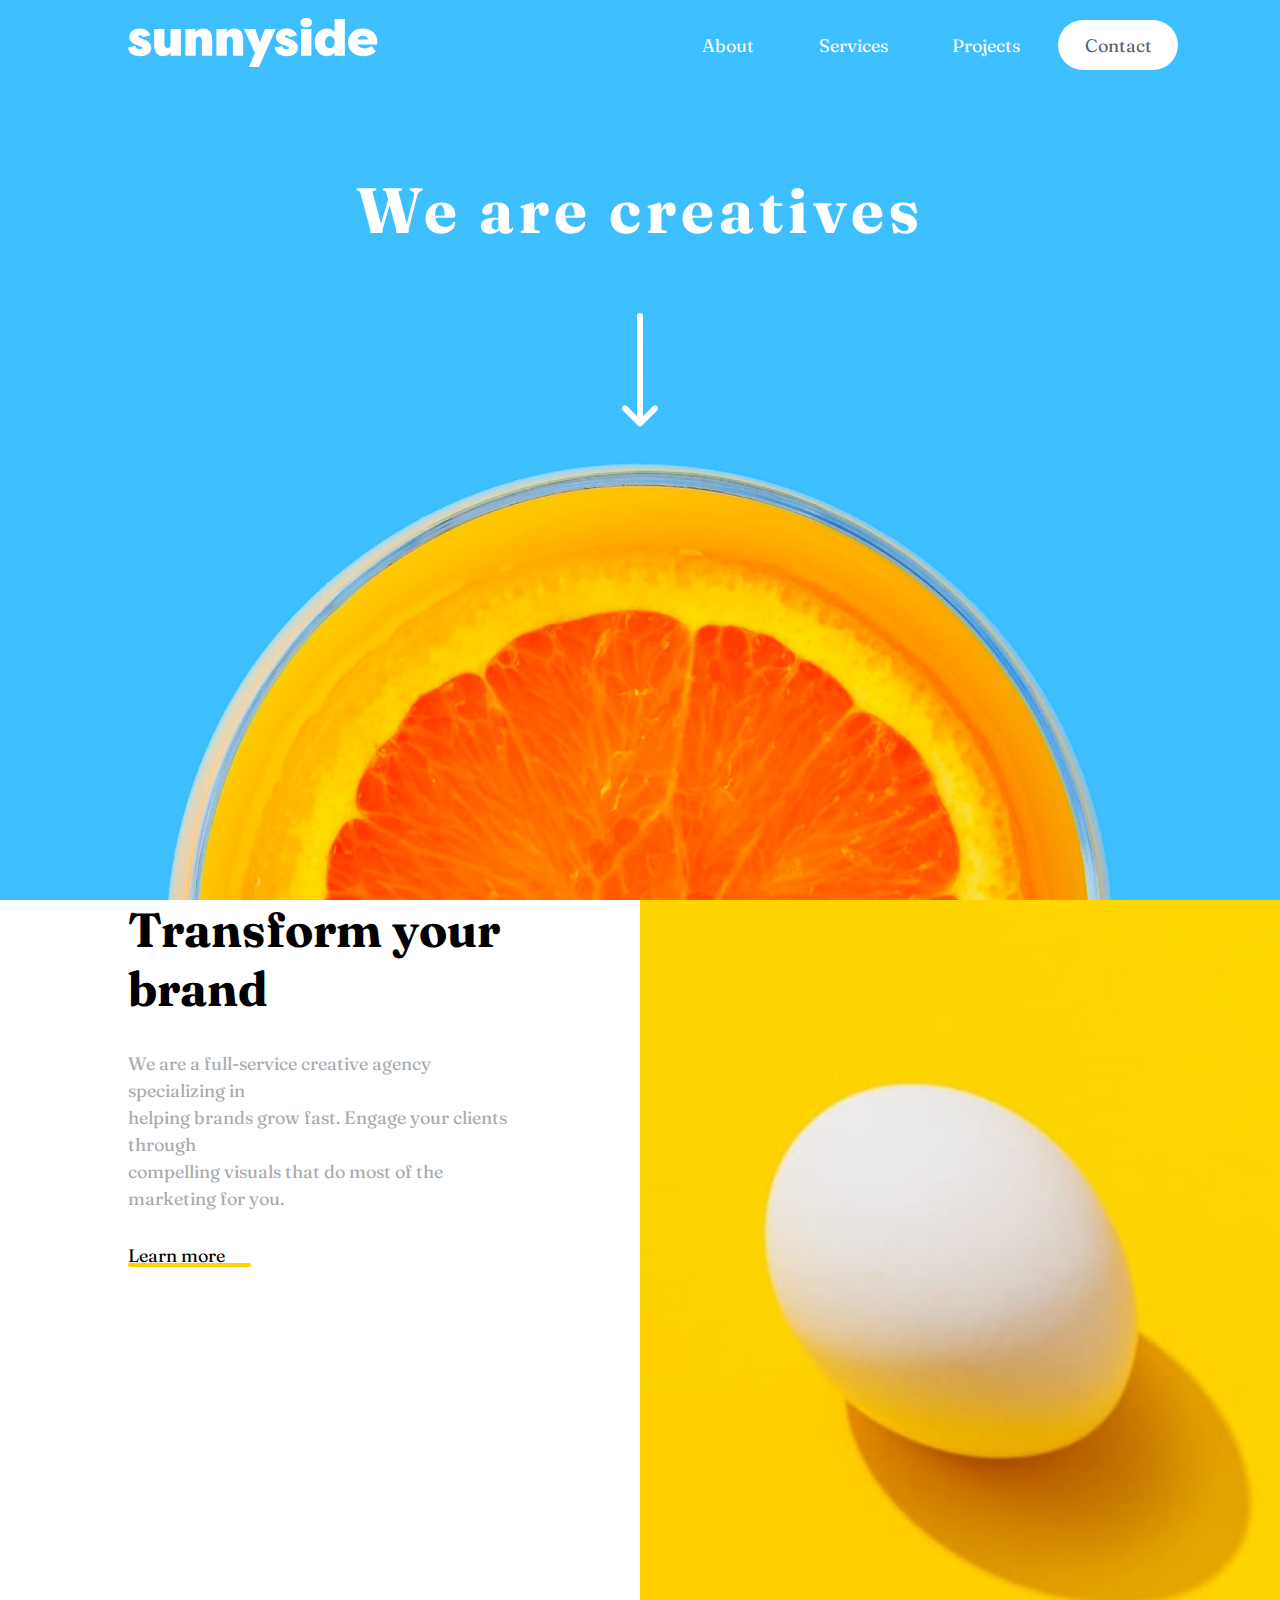
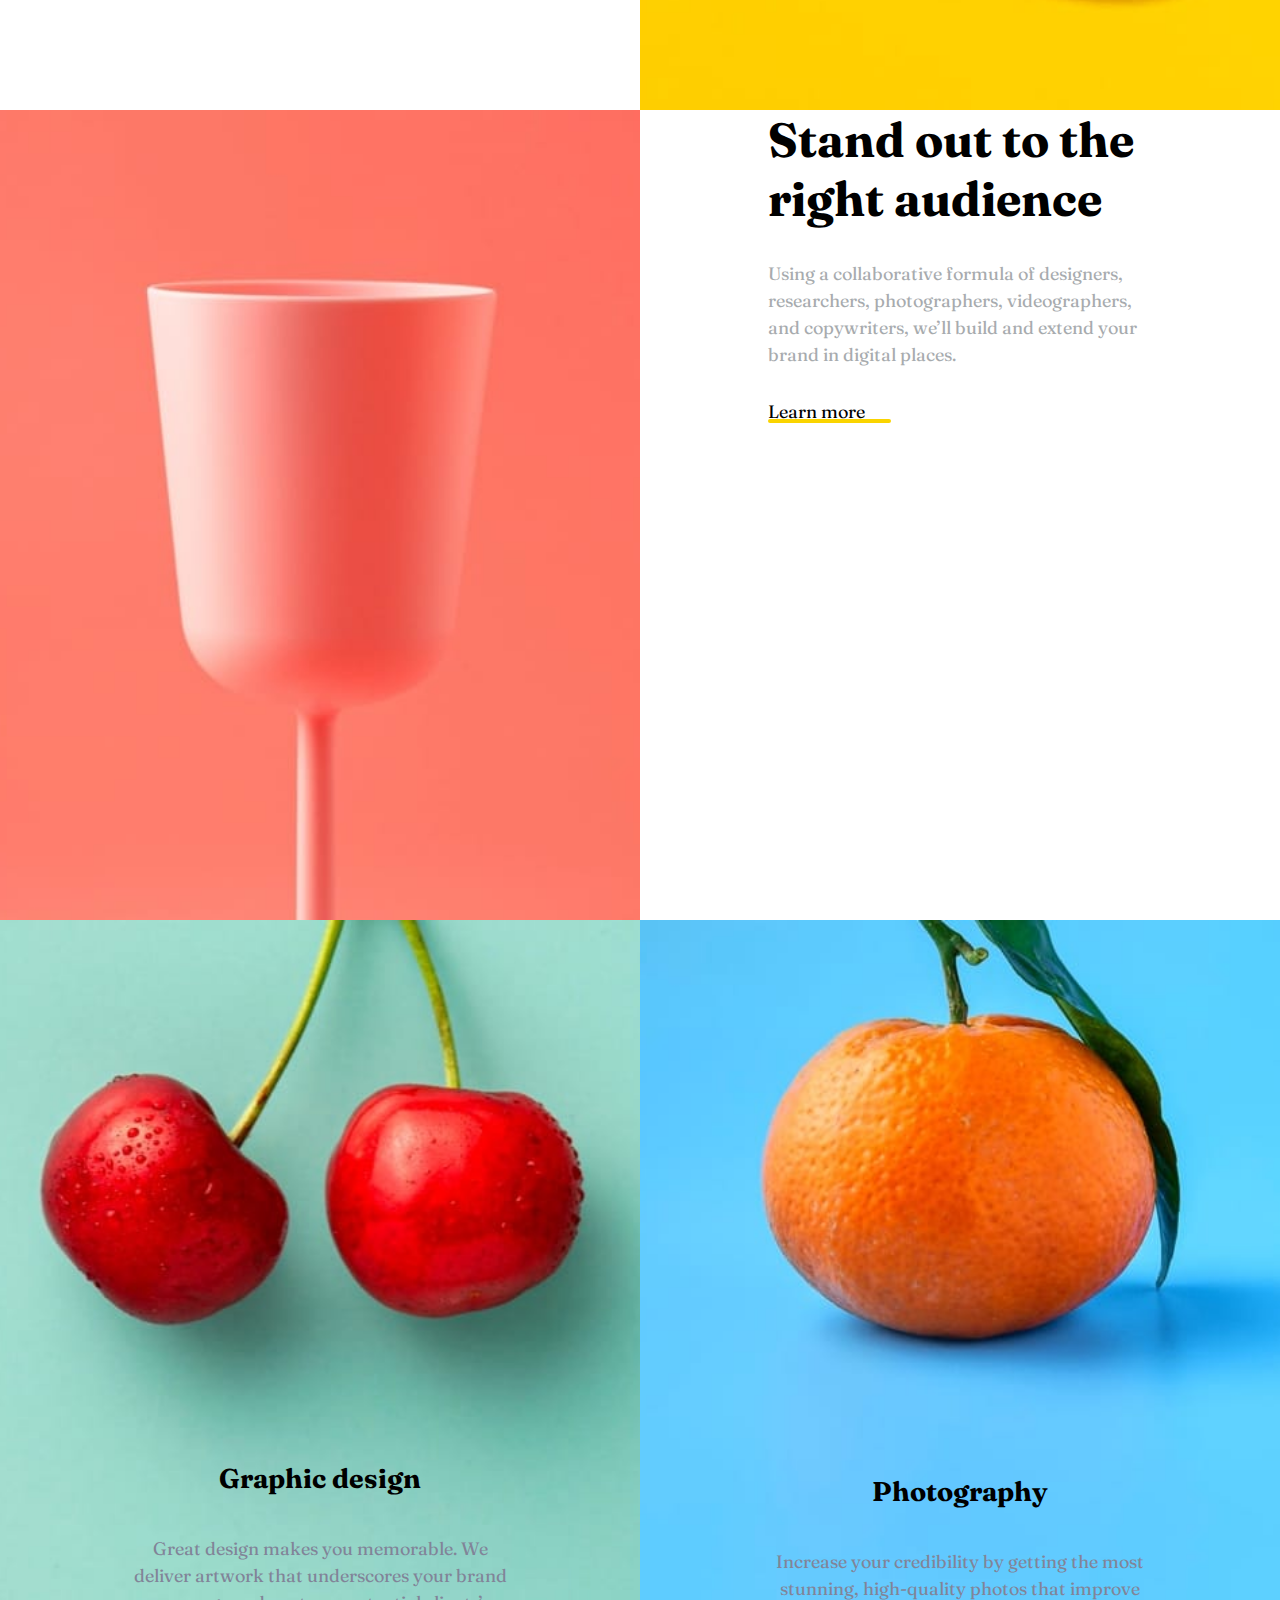
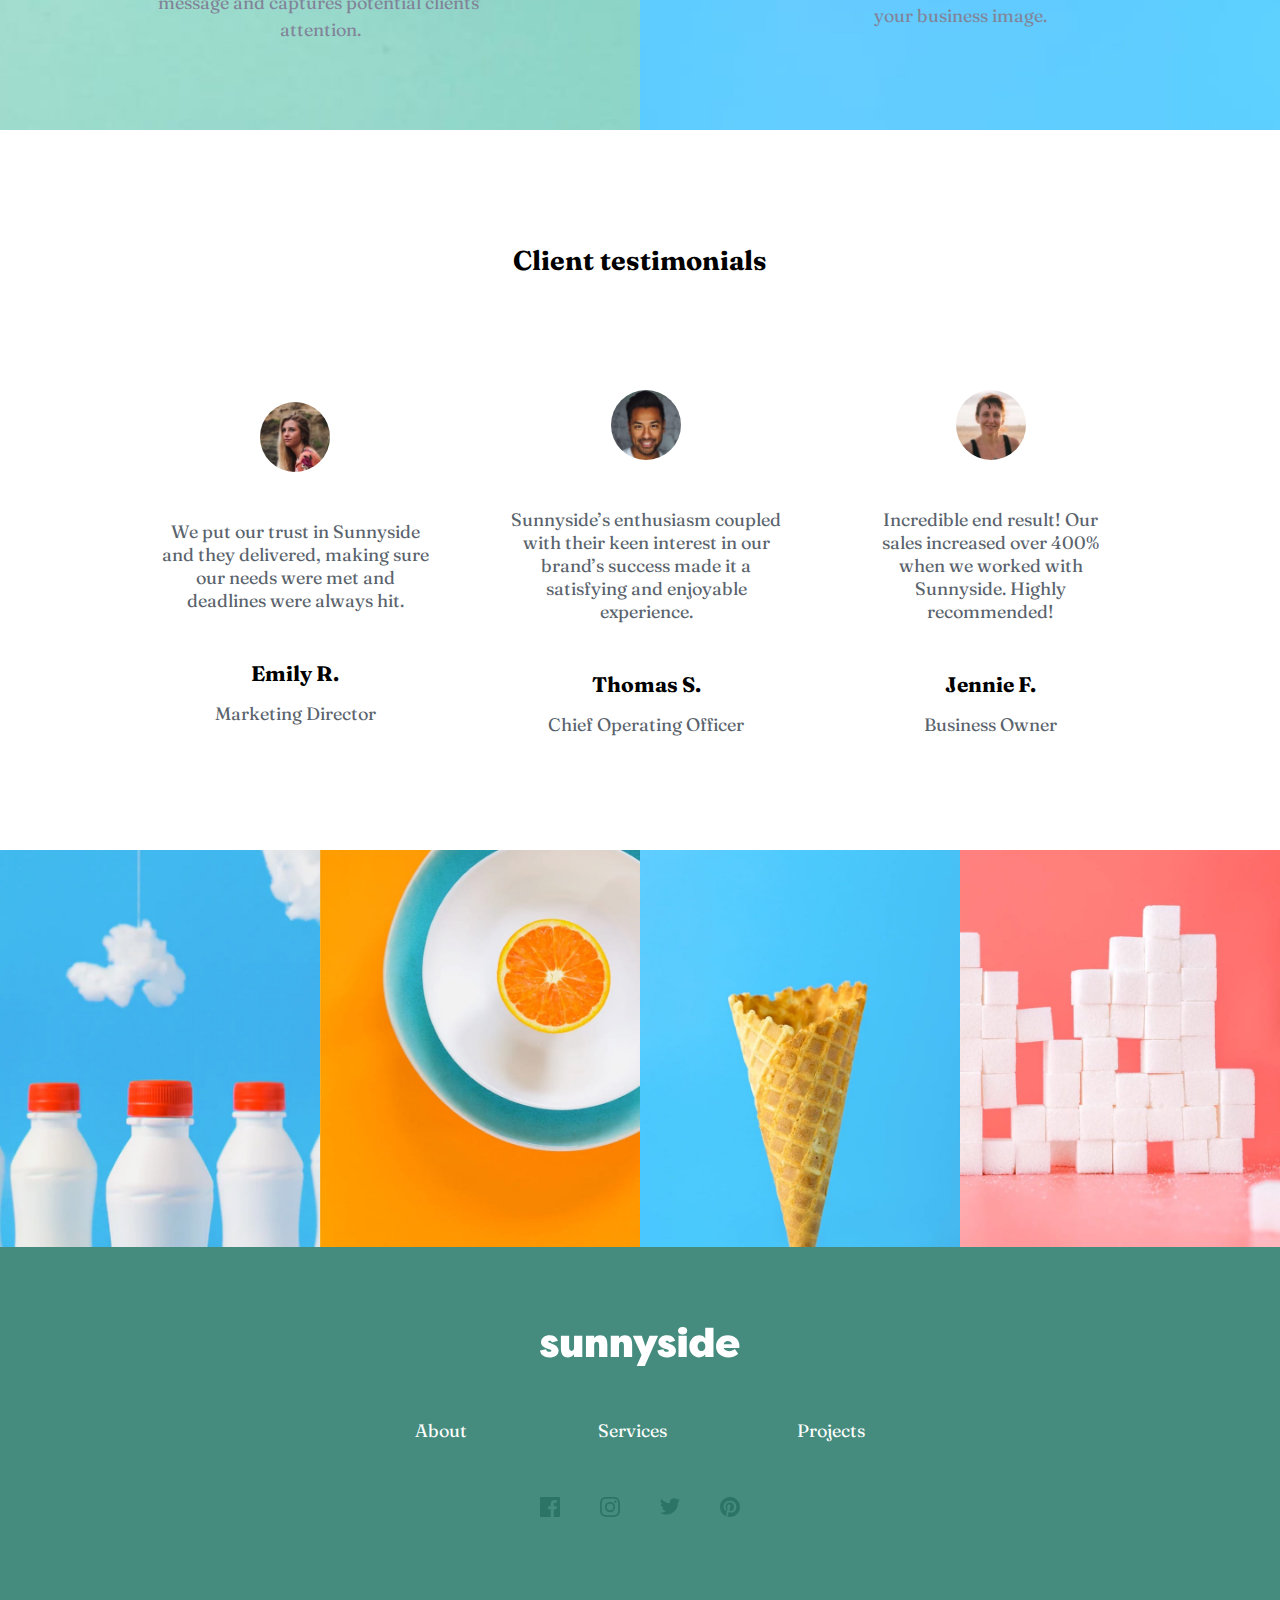
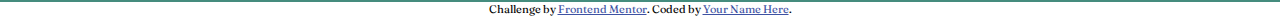
<file: sunnyside-agency-landing-page-main/index.html>
<!DOCTYPE html>
<html lang="en">
  <head>
    <meta charset="UTF-8" />
    <meta name="viewport" content="width=device-width, initial-scale=1.0" />
    <!-- displays site properly based on user's device -->
    <link rel="stylesheet" href="style.css" />
    <link
      rel="icon"
      type="image/png"
      sizes="32x32"
      href="./images/favicon-32x32.png"
    />
    <link rel="preconnect" href="https://fonts.googleapis.com" />
    <link rel="preconnect" href="https://fonts.gstatic.com" crossorigin />
    <link
      href="https://fonts.googleapis.com/css2?family=Barlow:wght@100&family=Fraunces:opsz,wght@9..144,100&display=swap"
      rel="stylesheet"
    />
    <title>Frontend Mentor | Sunnyside agency landing page</title>
  </head>
  <body>
    <header>
      <nav>
        <div id="logo">
          <img src="./images/logo.svg" alt="" />
        </div>
        <ul>
          <li><a href="#">About</a></li>
          <li><a href="#">Services</a></li>
          <li><a href="#">Projects</a></li>
          <li><a href="#" class="btn">Contact</a></li>
        </ul>
        <div class="burger">
          <div class="line-1"></div>
          <div class="line-2"></div>
          <div class="line-3"></div>
        </div>
      </nav>
      <div class="mobile-nav">
        <ul class="mobile-ul">
          <li><a href="#">About</a></li>
          <li><a href="#">Services</a></li>
          <li><a href="#">Projects</a></li>
          <li>
            <a
              href="#"
              class="btn"
              style="color: var(--Very-dark-desaturated-blue)"
              >Contact</a
            >
          </li>
        </ul>
      </div>
      <h1>We are creatives</h1>
      <div id="down-arrow">
        <img src="./images/icon-arrow-down.svg" alt="" />
      </div>
    </header>

    <main>
      <div class="left-text">
        <div class="text-container">
          <h2>
            Transform your <br />
            brand
          </h2>
          <p>
            We are a full-service creative agency specializing in <br />
            helping brands grow fast. Engage your clients through <br />
            compelling visuals that do most of the marketing for you.
          </p>
          <div class="learn-more">Learn more</div>
        </div>
      </div>
      <div class="right-img"></div>
      <div class="left"></div>
      <div class="right">
        <div class="text-contain">
          <h2>Stand out to the right audience</h2>
          <p>
            Using a collaborative formula of designers, researchers,
            photographers, videographers, and copywriters, we’ll build and
            extend your brand in digital places.
          </p>
          <div class="learn-more">Learn more</div>
        </div>
      </div>
      <div class="container img-box-3">
        <div class="img-text">
          <h2>Graphic design</h2>
          <p>
            Great design makes you memorable. We deliver artwork that
            underscores your brand message and captures potential clients’
            attention.
          </p>
        </div>
      </div>
      <div class="container img-box-4">
        <div class="img-text">
          <h2>Photography</h2>
          <p>
            Increase your credibility by getting the most stunning, high-quality
            photos that improve your business image.
          </p>
        </div>
      </div>
    </main>

    <section id="client">
      <h2>Client testimonials</h2>
      <div class="client-container">
        <div class="client-1">
          <div class="client-img"></div>
          <p>
            We put our trust in Sunnyside and they delivered, making sure our
            needs were met and deadlines were always hit.
          </p>
          <div class="client-info">
            <h3>Emily R.</h3>
            <p>Marketing Director</p>
          </div>
        </div>
        <div class="client-2">
          <div class="client-img"></div>
          <p>
            Sunnyside’s enthusiasm coupled with their keen interest in our
            brand’s success made it a satisfying and enjoyable experience.
          </p>
          <div class="client-info">
            <h3>Thomas S.</h3>
            <p>Chief Operating Officer</p>
          </div>
        </div>
        <div class="client-3">
          <div class="client-img"></div>
          <p>
            Incredible end result! Our sales increased over 400% when we worked
            with Sunnyside. Highly recommended!
          </p>
          <div class="client-info">
            <h3>Jennie F.</h3>
            <p>Business Owner</p>
          </div>
        </div>
      </div>
    </section>
    <section id="img-section">
      <div class="bottom-img">
        <img
          class="desktop-img"
          src="./images/desktop/image-gallery-milkbottles.jpg"
          alt=""
        />
        <img
          class="mobile-img"
          src="./images/mobile/image-gallery-milkbottles.jpg"
          alt=""
        />
      </div>
      <div class="bottom-img">
        <img
          class="desktop-img"
          src="./images/desktop/image-gallery-orange.jpg"
          alt=""
        />
        <img
          class="mobile-img"
          src="./images/mobile/image-gallery-orange.jpg"
          alt=""
        />
      </div>
      <div class="bottom-img">
        <img
          class="desktop-img"
          src="./images/desktop/image-gallery-cone.jpg"
          alt=""
        />
        <img
          class="mobile-img"
          src="./images/mobile/image-gallery-cone.jpg"
          alt=""
        />
      </div>
      <div class="bottom-img">
        <img
          class="desktop-img"
          src="./images/desktop/image-gallery-sugarcubes.jpg"
          alt=""
        />
        <img
          class="mobile-img"
          src="./images/mobile/image-gallery-sugar-cubes.jpg"
          alt=""
        />
      </div>
    </section>
    <footer>
      <div class="footer-container">
        <nav id="footer-nav">
          <div id="logo">
            <img src="./images/logo.svg" alt="" />
          </div>
          <ul>
            <li><a href="#">About</a></li>
            <li><a href="#">Services</a></li>
            <li><a href="#">Projects</a></li>
          </ul>
        </nav>
        <div id="social-links">
          <span><img src="./images/icon-facebook.svg" alt="" /></span>
          <span><img src="./images/icon-instagram.svg" alt="" /></span>
          <span><img src="./images/icon-twitter.svg" alt="" /></span>
          <span><img src="./images/icon-pinterest.svg" alt="" /></span>
        </div>
      </div>
    </footer>

    <div class="attribution">
      Challenge by
      <a href="https://www.frontendmentor.io?ref=challenge" target="_blank"
        >Frontend Mentor</a
      >. Coded by <a href="#">Your Name Here</a>.
    </div>
    <script src="./navigation.js"></script>
  </body>
</html>
</file>
<file: sunnyside-agency-landing-page-main/style.css>
* {
  font-family: "Barlow", sans-serif;
  font-family: "Fraunces", serif;
}
:root {
  /* primary */
  --Soft-red: hsl(7, 99%, 70%);
  --Yellow: hsl(51, 100%, 49%);
  --Dark-desaturated-cyan: hsl(167, 40%, 24%);
  --Dark-blue: hsl(198, 62%, 26%);
  --Dark-moderate-cyan: hsl(168, 34%, 41%);

  /* Neytral */
  --Very-dark-desaturated-blue: hsl(212, 27%, 19%);
  --Very-dark-grayish-blue: hsl(213, 9%, 39%);
  --Dark-grayish-blue: hsl(232, 10%, 55%);
  --Grayish-blue: hsl(210, 4%, 67%);
  --White: hsl(0, 0%, 100%);
}

*,
*::after,
*::before {
  box-sizing: border-box;
  margin: 0;
  padding: 0;
}

body {
  font-size: 18px;
  font-family: "Barlow", sans-serif;
}

h1,
h2,
.learn-more,
h3 {
  font-family: "Fraunces", sans-serif;
}

p {
  color: var(--Grayish-blue);
}

.burger div {
  height: 3px;
  width: 30px;
  background-color: var(--White);
  margin: 5px 0;
  transition: all 0.3s ease;
}

.burger {
  display: none;
}

.mobile-img {
  display: none;
}

.mobile-nav {
  display: none;
}

header {
  height: 100vw;
  height: 100vh;
  background: url(./images/desktop/image-header.jpg);
  background-size: cover;
  background-position: center;
  background-repeat: no-repeat;
  color: var(--White);
  text-align: center;
}

nav {
  display: flex;
  justify-content: space-between;
  align-items: center;
  max-width: 80%;
  width: 100%;
  height: 90px;
  margin: 0 auto;
}

#logo {
  width: 250px;
}

#logo img {
  width: 100%;
}

nav ul {
  display: flex;
  justify-content: space-between;
  align-items: center;
  list-style: none;
  width: 450px;
}

ul a {
  text-decoration: none;
  color: var(--White);
}

.btn {
  position: relative;
  z-index: 1;
  color: var(--Very-dark-grayish-blue);
}

.btn:hover {
  color: var(--White);
}

.btn::before {
  content: "";
  position: absolute;
  top: 50%;
  left: 50%;
  transform: translate(-50%, -50%);
  background-color: var(--White);
  border-radius: 30px;
  height: 50px;
  width: 120px;
  z-index: -1;
  transition: background-color 0.3s ease;
}

.btn:hover::before {
  background-color: #0db4ff;
}

header h1 {
  font-size: 4rem;
  letter-spacing: 5px;
  margin-top: 5rem;
}

#down-arrow {
  margin-top: 4rem;
}

#down-arrow img {
  max-width: 36px;
  width: 100%;
}

main {
  display: grid;
  grid-template-columns: repeat(2, 1fr);
  grid-template-rows: repeat(3, 90vh);
}

.learn-more {
  position: relative;
  cursor: pointer;
}

.learn-more::after {
  content: "";
  position: absolute;
  left: 0;
  bottom: 0;
  width: 32%;
  height: 4px;
  border-radius: 2px;
  background-color: hsl(51, 100%, 49%);
  transition: background-color 0.3s ease-in;
}

.learn-more:hover::after {
  background-color: hsl(7, 99%, 70%);
}
.right-img {
  background: url(./images/desktop/image-transform.jpg) no-repeat;
  background-position: center;
  background-size: cover;
}
.left {
  background: url(./images/desktop/image-stand-out.jpg) no-repeat;
  background-position: center;
  background-size: cover;
}
.left-text {
  margin: 0 auto;
  width: 60%;
}
.left-text h2 {
  font-size: 3rem;
  margin-bottom: 2rem;
}

.left-text p,
.img-text p {
  margin-bottom: 2rem;
  line-height: 1.5;
}
.right {
  margin: 0 auto;
  width: 60%;
}
.right h2 {
  font-size: 3rem;
  margin-bottom: 2rem;
}

.right p,
.img-text p {
  margin-bottom: 2rem;
  line-height: 1.5;
}
.img-box-3 {
  background: url(./images/desktop/image-graphic-design.jpg) no-repeat;
  background-size: cover;
  background-position: center;
  position: relative;
}
.img-box-4 {
  background: url(./images/desktop/image-photography.jpg) no-repeat;
  background-size: cover;
  background-position: center;
  position: relative;
}
.img-text {
  position: absolute;
  bottom: 0;
  left: 50%;
  transform: translateX(-50%);
  width: 60%;
  height: 40%;
  display: flex;
  align-items: center;
  justify-content: center;
  flex-direction: column;
}

.img-text p {
  color: hsl(232, 10%, 55%);
  text-align: center;
  margin-top: 2.5rem;
}

#client {
  display: flex;
  flex-direction: column;
  justify-content: space-evenly;
  align-items: center;
  height: 80vh;
}

.client-container {
  display: flex;
  align-items: center;
  justify-content: space-between;
  text-align: center;
  width: 80%;
}

.client-img {
  width: 70px;
  height: 70px;
  border-radius: 50%;
  margin: 0 auto;
  margin-bottom: 3rem;
}

.client-1 .client-img {
  background: url(./images/image-emily.jpg) center no-repeat;
  background-size: cover;
}

.client-2 .client-img {
  background: url(./images/image-thomas.jpg) center no-repeat;
  background-size: cover;
}

.client-3 .client-img {
  background: url(./images/image-jennie.jpg) center no-repeat;
  background-size: cover;
}

.client-1 p,
.client-2 p,
.client-3 p {
  width: 80%;
  margin: 0 auto;
  color: hsl(213, 9%, 39%);
}

.client-info {
  margin-top: 3rem;
}

.client-info h3 {
  margin-bottom: 1rem;
}
.attribution {
  font-size: 11px;
  text-align: center;
}
.attribution a {
  color: hsl(228, 45%, 44%);
}

#img-section {
  display: grid;
  grid-template-columns: repeat(4, 1fr);
}

.bottom-img {
  height: 100%;
}

.bottom-img img {
  max-width: 100%;
  width: 100%;
  height: 100%;
  object-fit: cover;
}

.desktop-img {
  display: block;
}

footer {
  background-color: var(--Dark-moderate-cyan);
}

.footer-container {
  display: flex;
  flex-direction: column;
  align-items: center;
  justify-content: center;
  /* margin-bottom: 2rem; */
}

#footer-nav {
  flex-direction: column;
  margin: 5rem 0;
}

#footer-nav #logo {
  width: 200px;
  margin-bottom: 3rem;
}

#footer-nav #logo svg {
  max-width: 100%;
  width: 100%;
}

#social-links {
  width: 200px;
  display: flex;
  justify-content: space-between;
  margin-bottom: 5rem;
}

#social-links span {
  cursor: pointer;
}

@media screen and (max-width: 760px) {
  nav {
    width: 85%;
  }

  #logo {
    width: 200px;
  }

  nav ul {
    width: 350px;
  }

  #client {
    height: auto;
  }

  #client h2 {
    margin-top: 5rem;
  }

  .client-container {
    flex-direction: column;
    margin: 5rem 0;
  }

  .client-2 {
    margin: 3rem 0;
  }

  .learn-more::after {
    display: none;
  }
}

@media screen and (max-width: 590px) {
  header {
    background: url(./images/mobile/image-header.jpg);
    background-size: cover;
    background-position: center;
    background-repeat: no-repeat;
    position: relative;
    overflow-x: hidden;
  }

  nav ul {
    display: none;
  }

  .mobile-nav {
    display: block;
    background-color: var(--White);
    border-radius: 5px;
    width: 90%;
    right: 0;
    top: 10%;
    transform: translateX(100%);
    transition: transform 0.5s ease-in;
    position: absolute;
  }

  .mobile-nav-active {
    transform: translateX(-5%);
  }

  .mobile-ul {
    list-style: none;
    display: flex;
    flex-direction: column;
    align-items: center;
    justify-content: space-around;
    height: 70vh;
  }

  .mobile-ul a {
    color: var(--Dark-grayish-blue);
  }

  .btn::before {
    background-color: var(--Yellow);
  }

  .burger {
    display: block;
  }

  .toggle .line-1 {
    transform: rotate(45deg) translateX(11px);
  }
  .toggle .line-2 {
    opacity: 0;
  }
  .toggle .line-3 {
    transform: rotate(-45deg) translateX(11px);
  }

  .mobile-img {
    display: block;
  }

  .desktop-img {
    display: none;
  }

  #logo {
    width: 140px;
  }

  #logo img {
    display: block;
  }

  header h1 {
    font-size: 3rem;
  }

  main {
    grid-template-columns: repeat(1, 1fr);
    grid-template-rows: repeat(6, 80vh);
  }

  .img-box-1 {
    order: 1;
    background: url(./images/mobile/image-transform.jpg);
    background-size: cover;
    background-position: center;
  }

  .text-1 {
    order: 2;
  }

  .img-box-2 {
    order: 3;
    background: url(./images/mobile/image-stand-out.jpg) no-repeat;
    background-size: cover;
    background-position: center;
  }

  .text-2 {
    order: 4;
  }

  .img-box-3 {
    order: 5;
    background: url(./images/mobile/image-graphic-design.jpg) no-repeat;
    background-size: cover;
    background-position: center;
  }

  .img-box-4 {
    order: 6;
    background: url(./images/mobile/image-photography.jpg) no-repeat;
    background-size: cover;
    background-position: center;
  }

  .inner-content {
    width: 80%;
    text-align: center;
  }

  .inner-content h2 {
    font-size: 30px;
  }

  #img-section {
    grid-template-columns: repeat(2, 1fr);
  }

  #footer-nav ul {
    display: flex;
    width: 100%;
  }
}
</file>
